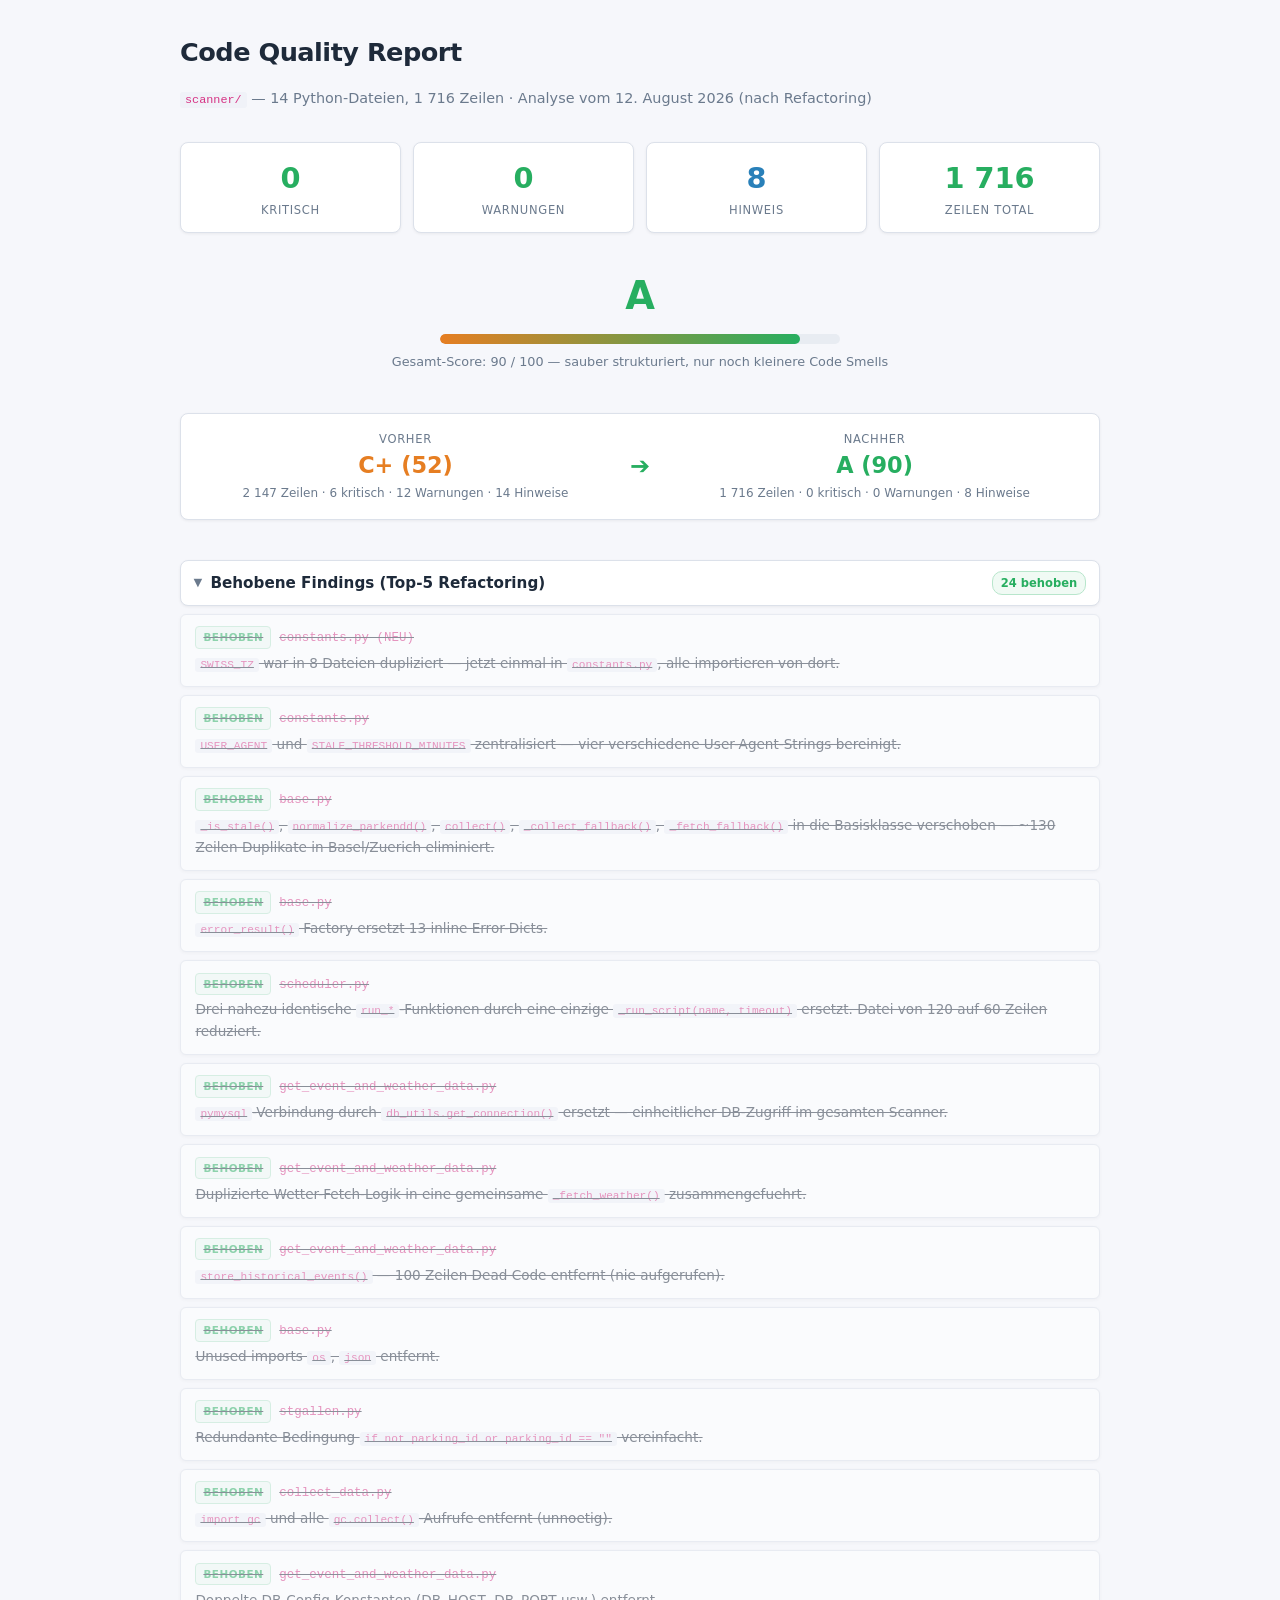
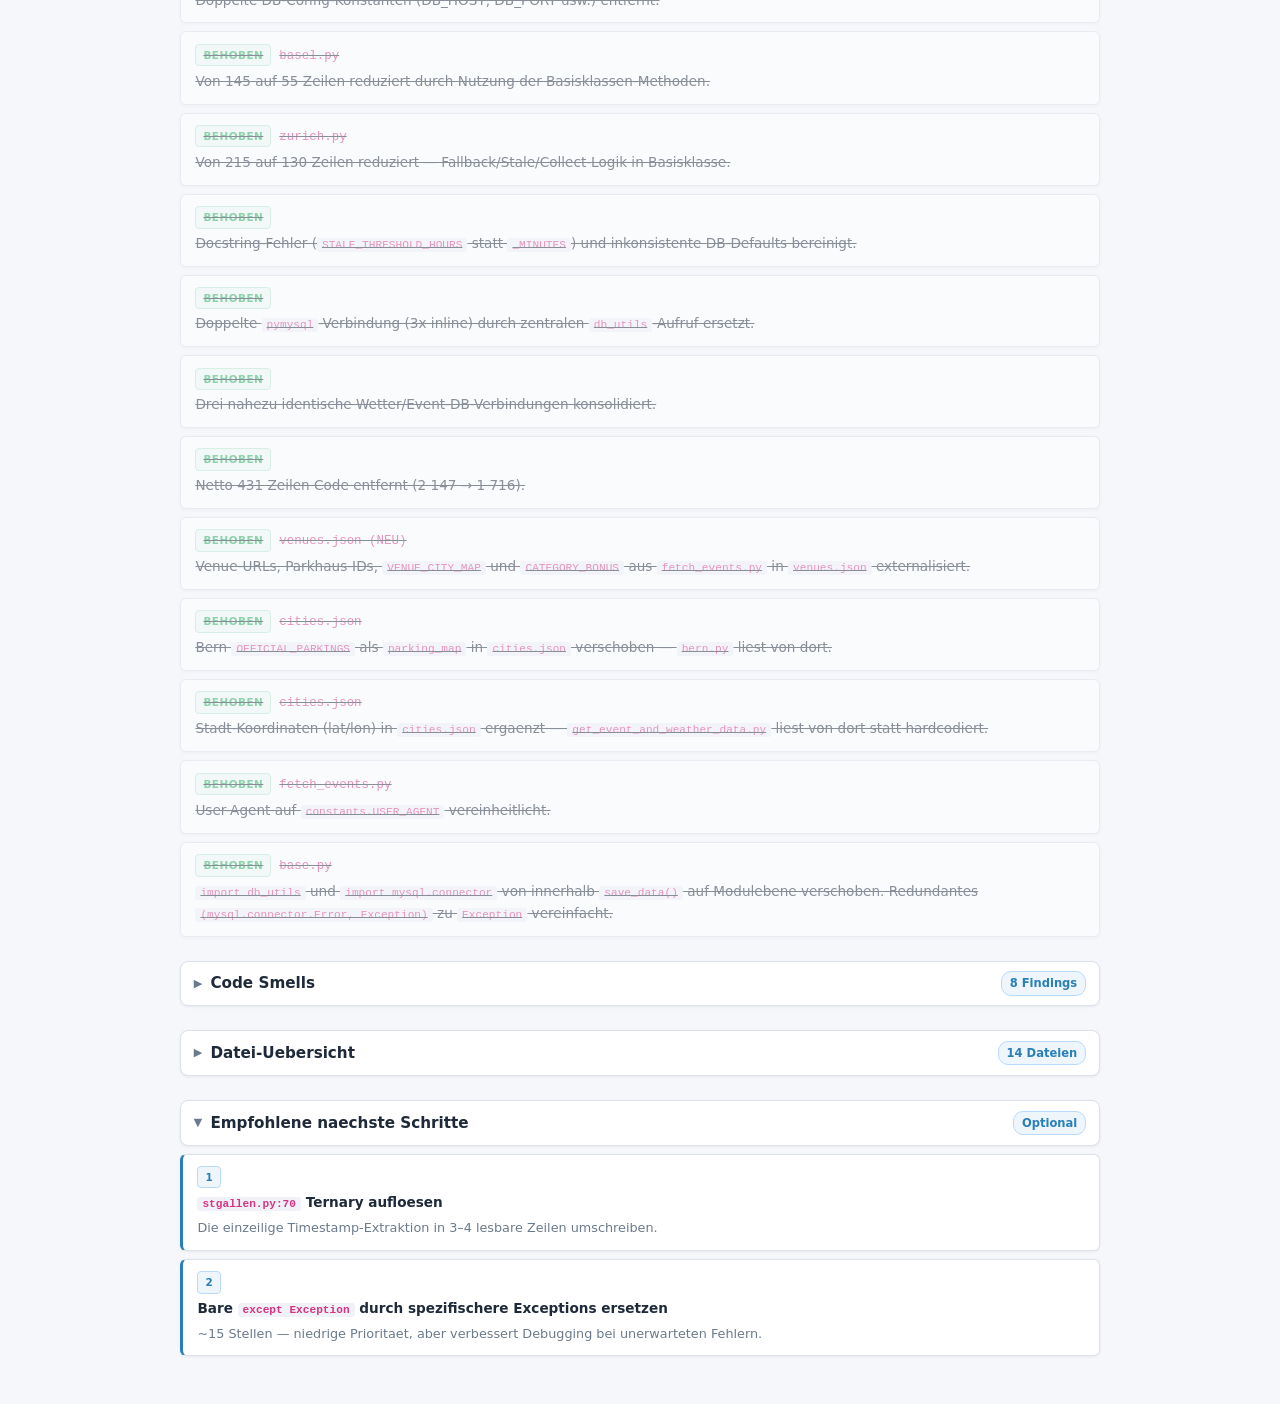
<file: scanner/quality-report.html>
<!DOCTYPE html>
<html lang="de">
<head>
  <meta charset="UTF-8">
  <meta name="viewport" content="width=device-width, initial-scale=1.0">
<title>Code Quality Report — scanner/</title>
<style>
  :root {
    --bg: #f6f7fb; --bg-card: #ffffff; --bg-card-alt: #f0f2f8;
    --text: #1e2a3a; --text-muted: #6b7a8d; --text-code: #d63384;
    --border: #dce1ea; --border-light: #e8ecf2;
    --red: #dc3545; --red-bg: #fdf0f0; --red-border: #f5c6cb;
    --amber: #e67e22; --amber-bg: #fef9f0; --amber-border: #fde3a7;
    --blue: #2980b9; --blue-bg: #eef6fc; --blue-border: #b8daff;
    --green: #27ae60; --green-bg: #f0faf4; --green-border: #b8e6cc;
    --font-body: system-ui, -apple-system, 'Segoe UI', sans-serif;
    --font-mono: ui-monospace, 'Cascadia Code', 'Fira Code', 'Consolas', monospace;
    --shadow: 0 1px 3px rgba(0,0,0,.06);
  }
  @media (prefers-color-scheme: dark) {
    :root:not([data-theme="light"]) {
      --bg: #12151e; --bg-card: #1a1e2e; --bg-card-alt: #222738;
      --text: #d8dce6; --text-muted: #8892a4; --text-code: #f07daa;
      --border: #2e3448; --border-light: #262b3a;
      --red: #f87171; --red-bg: #2a1a1a; --red-border: #5c2020;
      --amber: #fbbf24; --amber-bg: #2a2214; --amber-border: #5c4a14;
      --blue: #60a5fa; --blue-bg: #162032; --blue-border: #1e3a5f;
      --green: #4ade80; --green-bg: #142a1e; --green-border: #1a4a2a;
      --shadow: 0 1px 3px rgba(0,0,0,.3);
    }
  }
  :root[data-theme="dark"] {
    --bg: #12151e; --bg-card: #1a1e2e; --bg-card-alt: #222738;
    --text: #d8dce6; --text-muted: #8892a4; --text-code: #f07daa;
    --border: #2e3448; --border-light: #262b3a;
    --red: #f87171; --red-bg: #2a1a1a; --red-border: #5c2020;
    --amber: #fbbf24; --amber-bg: #2a2214; --amber-border: #5c4a14;
    --blue: #60a5fa; --blue-bg: #162032; --blue-border: #1e3a5f;
    --green: #4ade80; --green-bg: #142a1e; --green-border: #1a4a2a;
    --shadow: 0 1px 3px rgba(0,0,0,.3);
  }

  body {
    background: var(--bg); color: var(--text);
    font-family: var(--font-body); line-height: 1.6;
    max-width: 920px; margin: 0 auto; padding: 2rem 1.5rem;
  }

  h1 { font-size: 1.6rem; font-weight: 700; margin: 0 0 .25rem; letter-spacing: -.02em; }
  .subtitle { color: var(--text-muted); font-size: .9rem; margin-bottom: 2rem; }

  .summary { display: grid; grid-template-columns: repeat(4, 1fr); gap: .75rem; margin-bottom: 2rem; }
  .stat {
    background: var(--bg-card); border: 1px solid var(--border);
    border-radius: 8px; padding: .75rem 1rem; box-shadow: var(--shadow);
    text-align: center;
  }
  .stat-value { font-size: 1.8rem; font-weight: 800; font-variant-numeric: tabular-nums; }
  .stat-label { font-size: .72rem; text-transform: uppercase; letter-spacing: .06em; color: var(--text-muted); }
  .stat.critical .stat-value { color: var(--red); }
  .stat.warning .stat-value { color: var(--amber); }
  .stat.info .stat-value { color: var(--blue); }
  .stat.ok .stat-value { color: var(--green); }

  .gauge-wrap { text-align: center; margin-bottom: 2.5rem; }
  .gauge-bar { height: 10px; border-radius: 5px; background: var(--border-light); overflow: hidden; max-width: 400px; margin: .5rem auto; }
  .gauge-fill { height: 100%; border-radius: 5px; transition: width .5s; }
  .gauge-label { font-size: .8rem; color: var(--text-muted); }
  .gauge-score { font-size: 2.4rem; font-weight: 800; }

  .comparison {
    display: grid; grid-template-columns: 1fr auto 1fr; gap: 1rem; align-items: center;
    margin-bottom: 2.5rem; padding: 1rem; background: var(--bg-card); border: 1px solid var(--border);
    border-radius: 8px; box-shadow: var(--shadow);
  }
  .comp-col { text-align: center; }
  .comp-arrow { font-size: 1.5rem; color: var(--green); font-weight: 700; }
  .comp-label { font-size: .72rem; text-transform: uppercase; letter-spacing: .06em; color: var(--text-muted); }
  .comp-value { font-size: 1.4rem; font-weight: 800; font-variant-numeric: tabular-nums; }
  .comp-detail { font-size: .75rem; color: var(--text-muted); }

  .category { margin-bottom: 1.5rem; }
  .cat-header {
    display: flex; align-items: center; gap: .5rem; cursor: pointer;
    padding: .6rem .8rem; background: var(--bg-card); border: 1px solid var(--border);
    border-radius: 8px; box-shadow: var(--shadow); user-select: none;
  }
  .cat-header:hover { background: var(--bg-card-alt); }
  .cat-header .arrow { transition: transform .2s; font-size: .7rem; color: var(--text-muted); }
  .cat-header.open .arrow { transform: rotate(90deg); }
  .cat-title { font-weight: 700; font-size: .95rem; flex: 1; }
  .cat-count {
    font-size: .72rem; font-weight: 600; padding: 2px 8px; border-radius: 10px;
    font-variant-numeric: tabular-nums;
  }
  .cat-count.critical { background: var(--red-bg); color: var(--red); border: 1px solid var(--red-border); }
  .cat-count.warning { background: var(--amber-bg); color: var(--amber); border: 1px solid var(--amber-border); }
  .cat-count.info { background: var(--blue-bg); color: var(--blue); border: 1px solid var(--blue-border); }
  .cat-count.ok { background: var(--green-bg); color: var(--green); border: 1px solid var(--green-border); }

  .findings { display: none; padding: .5rem 0 0; }
  .findings.open { display: block; }

  .finding {
    background: var(--bg-card); border: 1px solid var(--border);
    border-radius: 6px; padding: .7rem .9rem; margin-bottom: .5rem;
    box-shadow: var(--shadow);
  }
  .finding-header { display: flex; align-items: baseline; gap: .5rem; margin-bottom: .25rem; flex-wrap: wrap; }
  .badge {
    font-size: .65rem; font-weight: 700; text-transform: uppercase; letter-spacing: .05em;
    padding: 2px 7px; border-radius: 4px; white-space: nowrap;
  }
  .badge.critical { background: var(--red-bg); color: var(--red); border: 1px solid var(--red-border); }
  .badge.warning { background: var(--amber-bg); color: var(--amber); border: 1px solid var(--amber-border); }
  .badge.info { background: var(--blue-bg); color: var(--blue); border: 1px solid var(--blue-border); }
  .badge.ok { background: var(--green-bg); color: var(--green); border: 1px solid var(--green-border); }
  .file-ref { font-family: var(--font-mono); font-size: .78rem; color: var(--text-code); }
  .finding-desc { font-size: .85rem; color: var(--text); }
  .finding-detail { font-size: .8rem; color: var(--text-muted); margin-top: .25rem; }

  code { font-family: var(--font-mono); font-size: .82em; color: var(--text-code); background: var(--bg-card-alt); padding: 1px 5px; border-radius: 3px; }

  .file-table { width: 100%; border-collapse: collapse; margin: 1rem 0; font-size: .85rem; }
  .file-table th { text-align: left; font-weight: 600; border-bottom: 2px solid var(--border); padding: .4rem .6rem; font-size: .75rem; text-transform: uppercase; letter-spacing: .04em; color: var(--text-muted); }
  .file-table td { padding: .35rem .6rem; border-bottom: 1px solid var(--border-light); font-variant-numeric: tabular-nums; }
  .file-table td:nth-child(2), .file-table td:nth-child(3) { text-align: right; font-family: var(--font-mono); font-size: .8rem; }
  .file-table tr:last-child td { font-weight: 700; border-top: 2px solid var(--border); }

  .resolved { text-decoration: line-through; opacity: .5; }

  @media (max-width: 600px) {
    .summary { grid-template-columns: repeat(2, 1fr); }
    .comparison { grid-template-columns: 1fr; }
    .comp-arrow { transform: rotate(90deg); }
    body { padding: 1rem; }
  }

  details > summary { cursor: pointer; font-size: .85rem; color: var(--text-muted); margin-top: .5rem; }
</style>
</head>
<body>

<h1>Code Quality Report</h1>
<p class="subtitle"><code>scanner/</code> — 14 Python-Dateien, 1 716 Zeilen · Analyse vom 12. August 2026 (nach Refactoring)</p>

<div class="summary">
  <div class="stat ok"><div class="stat-value">0</div><div class="stat-label">Kritisch</div></div>
  <div class="stat ok"><div class="stat-value">0</div><div class="stat-label">Warnungen</div></div>
  <div class="stat info"><div class="stat-value">8</div><div class="stat-label">Hinweis</div></div>
  <div class="stat ok"><div class="stat-value">1 716</div><div class="stat-label">Zeilen total</div></div>
</div>

<div class="gauge-wrap">
  <div class="gauge-score" style="color: var(--green);">A</div>
  <div class="gauge-bar"><div class="gauge-fill" style="width:90%; background: linear-gradient(90deg, var(--amber), var(--green));"></div></div>
  <div class="gauge-label">Gesamt-Score: 90 / 100 — sauber strukturiert, nur noch kleinere Code Smells</div>
</div>

<!-- Vorher/Nachher -->
<div class="comparison">
  <div class="comp-col">
    <div class="comp-label">Vorher</div>
    <div class="comp-value" style="color: var(--amber);">C+ (52)</div>
    <div class="comp-detail">2 147 Zeilen · 6 kritisch · 12 Warnungen · 14 Hinweise</div>
  </div>
  <div class="comp-arrow">&#10132;</div>
  <div class="comp-col">
    <div class="comp-label">Nachher</div>
    <div class="comp-value" style="color: var(--green);">A (90)</div>
    <div class="comp-detail">1 716 Zeilen · 0 kritisch · 0 Warnungen · 8 Hinweise</div>
  </div>
</div>

<!-- ============ Behobene Findings ============ -->
<div class="category">
  <div class="cat-header open" onclick="toggle(this)">
    <span class="arrow">&#9654;</span>
    <span class="cat-title">Behobene Findings (Top-5 Refactoring)</span>
    <span class="cat-count ok">24 behoben</span>
  </div>
  <div class="findings open">

    <div class="finding resolved">
      <div class="finding-header">
        <span class="badge ok">Behoben</span>
        <span class="file-ref">constants.py (NEU)</span>
      </div>
      <div class="finding-desc"><code>SWISS_TZ</code> war in 8 Dateien dupliziert — jetzt einmal in <code>constants.py</code>, alle importieren von dort.</div>
    </div>

    <div class="finding resolved">
      <div class="finding-header">
        <span class="badge ok">Behoben</span>
        <span class="file-ref">constants.py</span>
      </div>
      <div class="finding-desc"><code>USER_AGENT</code> und <code>STALE_THRESHOLD_MINUTES</code> zentralisiert — vier verschiedene User-Agent-Strings bereinigt.</div>
    </div>

    <div class="finding resolved">
      <div class="finding-header">
        <span class="badge ok">Behoben</span>
        <span class="file-ref">base.py</span>
      </div>
      <div class="finding-desc"><code>_is_stale()</code>, <code>normalize_parkendd()</code>, <code>collect()</code>, <code>_collect_fallback()</code>, <code>_fetch_fallback()</code> in die Basisklasse verschoben — ~130 Zeilen Duplikate in Basel/Zuerich eliminiert.</div>
    </div>

    <div class="finding resolved">
      <div class="finding-header">
        <span class="badge ok">Behoben</span>
        <span class="file-ref">base.py</span>
      </div>
      <div class="finding-desc"><code>error_result()</code> Factory ersetzt 13 inline Error-Dicts.</div>
    </div>

    <div class="finding resolved">
      <div class="finding-header">
        <span class="badge ok">Behoben</span>
        <span class="file-ref">scheduler.py</span>
      </div>
      <div class="finding-desc">Drei nahezu identische <code>run_*</code>-Funktionen durch eine einzige <code>_run_script(name, timeout)</code> ersetzt. Datei von 120 auf 60 Zeilen reduziert.</div>
    </div>

    <div class="finding resolved">
      <div class="finding-header">
        <span class="badge ok">Behoben</span>
        <span class="file-ref">get_event_and_weather_data.py</span>
      </div>
      <div class="finding-desc"><code>pymysql</code>-Verbindung durch <code>db_utils.get_connection()</code> ersetzt — einheitlicher DB-Zugriff im gesamten Scanner.</div>
    </div>

    <div class="finding resolved">
      <div class="finding-header">
        <span class="badge ok">Behoben</span>
        <span class="file-ref">get_event_and_weather_data.py</span>
      </div>
      <div class="finding-desc">Duplizierte Wetter-Fetch-Logik in eine gemeinsame <code>_fetch_weather()</code> zusammengefuehrt.</div>
    </div>

    <div class="finding resolved">
      <div class="finding-header">
        <span class="badge ok">Behoben</span>
        <span class="file-ref">get_event_and_weather_data.py</span>
      </div>
      <div class="finding-desc"><code>store_historical_events()</code> — 100 Zeilen Dead Code entfernt (nie aufgerufen).</div>
    </div>

    <div class="finding resolved">
      <div class="finding-header">
        <span class="badge ok">Behoben</span>
        <span class="file-ref">base.py</span>
      </div>
      <div class="finding-desc">Unused imports <code>os</code>, <code>json</code> entfernt.</div>
    </div>

    <div class="finding resolved">
      <div class="finding-header">
        <span class="badge ok">Behoben</span>
        <span class="file-ref">stgallen.py</span>
      </div>
      <div class="finding-desc">Redundante Bedingung <code>if not parking_id or parking_id == ""</code> vereinfacht.</div>
    </div>

    <div class="finding resolved">
      <div class="finding-header">
        <span class="badge ok">Behoben</span>
        <span class="file-ref">collect_data.py</span>
      </div>
      <div class="finding-desc"><code>import gc</code> und alle <code>gc.collect()</code>-Aufrufe entfernt (unnoetig).</div>
    </div>

    <div class="finding resolved">
      <div class="finding-header">
        <span class="badge ok">Behoben</span>
        <span class="file-ref">get_event_and_weather_data.py</span>
      </div>
      <div class="finding-desc">Doppelte DB-Config-Konstanten (DB_HOST, DB_PORT usw.) entfernt.</div>
    </div>

    <div class="finding resolved">
      <div class="finding-header">
        <span class="badge ok">Behoben</span>
        <span class="file-ref">basel.py</span>
      </div>
      <div class="finding-desc">Von 145 auf 55 Zeilen reduziert durch Nutzung der Basisklassen-Methoden.</div>
    </div>

    <div class="finding resolved">
      <div class="finding-header">
        <span class="badge ok">Behoben</span>
        <span class="file-ref">zurich.py</span>
      </div>
      <div class="finding-desc">Von 215 auf 130 Zeilen reduziert — Fallback/Stale/Collect-Logik in Basisklasse.</div>
    </div>

    <div class="finding resolved">
      <div class="finding-header">
        <span class="badge ok">Behoben</span>
      </div>
      <div class="finding-desc">Docstring-Fehler (<code>STALE_THRESHOLD_HOURS</code> statt <code>_MINUTES</code>) und inkonsistente DB-Defaults bereinigt.</div>
    </div>

    <div class="finding resolved">
      <div class="finding-header">
        <span class="badge ok">Behoben</span>
      </div>
      <div class="finding-desc">Doppelte <code>pymysql</code>-Verbindung (3x inline) durch zentralen <code>db_utils</code>-Aufruf ersetzt.</div>
    </div>

    <div class="finding resolved">
      <div class="finding-header">
        <span class="badge ok">Behoben</span>
      </div>
      <div class="finding-desc">Drei nahezu identische Wetter/Event-DB-Verbindungen konsolidiert.</div>
    </div>

    <div class="finding resolved">
      <div class="finding-header">
        <span class="badge ok">Behoben</span>
      </div>
      <div class="finding-desc">Netto 431 Zeilen Code entfernt (2 147 &rarr; 1 716).</div>
    </div>

    <div class="finding resolved">
      <div class="finding-header">
        <span class="badge ok">Behoben</span>
        <span class="file-ref">venues.json (NEU)</span>
      </div>
      <div class="finding-desc">Venue-URLs, Parkhaus-IDs, <code>VENUE_CITY_MAP</code> und <code>CATEGORY_BONUS</code> aus <code>fetch_events.py</code> in <code>venues.json</code> externalisiert.</div>
    </div>

    <div class="finding resolved">
      <div class="finding-header">
        <span class="badge ok">Behoben</span>
        <span class="file-ref">cities.json</span>
      </div>
      <div class="finding-desc">Bern <code>OFFICIAL_PARKINGS</code> als <code>parking_map</code> in <code>cities.json</code> verschoben — <code>bern.py</code> liest von dort.</div>
    </div>

    <div class="finding resolved">
      <div class="finding-header">
        <span class="badge ok">Behoben</span>
        <span class="file-ref">cities.json</span>
      </div>
      <div class="finding-desc">Stadt-Koordinaten (lat/lon) in <code>cities.json</code> ergaenzt — <code>get_event_and_weather_data.py</code> liest von dort statt hardcodiert.</div>
    </div>

    <div class="finding resolved">
      <div class="finding-header">
        <span class="badge ok">Behoben</span>
        <span class="file-ref">fetch_events.py</span>
      </div>
      <div class="finding-desc">User-Agent auf <code>constants.USER_AGENT</code> vereinheitlicht.</div>
    </div>

    <div class="finding resolved">
      <div class="finding-header">
        <span class="badge ok">Behoben</span>
        <span class="file-ref">base.py</span>
      </div>
      <div class="finding-desc"><code>import db_utils</code> und <code>import mysql.connector</code> von innerhalb <code>save_data()</code> auf Modulebene verschoben. Redundantes <code>(mysql.connector.Error, Exception)</code> zu <code>Exception</code> vereinfacht.</div>
    </div>

  </div>
</div>

<!-- Alle Warnungen behoben -->

<!-- ============ Code Smells ============ -->
<div class="category">
  <div class="cat-header" onclick="toggle(this)">
    <span class="arrow">&#9654;</span>
    <span class="cat-title">Code Smells</span>
    <span class="cat-count info">8 Findings</span>
  </div>
  <div class="findings">

    <div class="finding">
      <div class="finding-header">
        <span class="badge info">Hinweis</span>
        <span class="file-ref">~15 Stellen</span>
      </div>
      <div class="finding-desc"><strong>Bare <code>except Exception</code></strong> an ~15 Stellen — verschluckt Fehlerdetails.</div>
      <div class="finding-detail">base.py (3x), zurich.py (2x), fetch_events.py (7x), get_event_and_weather_data.py (1x), scheduler.py (2x)</div>
    </div>

    <div class="finding">
      <div class="finding-header">
        <span class="badge info">Hinweis</span>
        <span class="file-ref">3 Funktionen</span>
      </div>
      <div class="finding-desc"><strong>Ueberlange Funktionen</strong> (&gt;50 Zeilen): <code>base.py:fetch_raw_data</code> (55), <code>base.py:save_data</code> (65), <code>collect_data.py:main</code> (90).</div>
    </div>

    <div class="finding">
      <div class="finding-header">
        <span class="badge info">Hinweis</span>
        <span class="file-ref">base.py:48</span>
      </div>
      <div class="finding-desc"><strong>Tiefe Verschachtelung</strong> (4 Ebenen) in der Retry-Loop von <code>fetch_raw_data()</code>.</div>
    </div>

    <div class="finding">
      <div class="finding-header">
        <span class="badge info">Hinweis</span>
        <span class="file-ref">fetch_events.py:47</span>
      </div>
      <div class="finding-desc">MD5-Hash fuer Event-IDs — funktional ok, aber <code>hashlib.sha256</code> waere moderner.</div>
    </div>

    <div class="finding">
      <div class="finding-header">
        <span class="badge info">Hinweis</span>
        <span class="file-ref">stgallen.py:70</span>
      </div>
      <div class="finding-desc">Extrem lange einzeilige Ternary-Expression fuer Timestamp-Extraktion — schwer lesbar.</div>
    </div>

    <div class="finding">
      <div class="finding-header">
        <span class="badge info">Hinweis</span>
        <span class="file-ref">fetch_events.py:346</span>
      </div>
      <div class="finding-desc"><code>ALL_SCRAPERS</code> instanziert alle Scraper-Objekte beim Modul-Import.</div>
    </div>

    <div class="finding">
      <div class="finding-header">
        <span class="badge info">Hinweis</span>
        <span class="file-ref">zurich.py:36</span>
      </div>
      <div class="finding-desc"><code>global RSS_PARKING_MAP</code> — globaler mutabler State in <code>_post_fetch_hook</code>.</div>
    </div>

    <div class="finding">
      <div class="finding-header">
        <span class="badge info">Hinweis</span>
        <span class="file-ref">collect_data.py:19</span>
      </div>
      <div class="finding-desc"><code>sys.path.insert(0, ...)</code> — Path-Manipulation statt Package-Structure.</div>
    </div>

  </div>
</div>

<!-- ============ Datei-Uebersicht ============ -->
<div class="category">
  <div class="cat-header" onclick="toggle(this)">
    <span class="arrow">&#9654;</span>
    <span class="cat-title">Datei-Uebersicht</span>
    <span class="cat-count info">14 Dateien</span>
  </div>
  <div class="findings">
    <div style="overflow-x:auto">
    <table class="file-table">
      <thead><tr><th>Datei</th><th>Zeilen</th><th>Vorher</th></tr></thead>
      <tbody>
        <tr><td><code>fetch_events.py</code></td><td>429</td><td>427</td></tr>
        <tr><td><code>base.py</code></td><td>278</td><td>314</td></tr>
        <tr><td><code>collect_data.py</code></td><td>233</td><td>241</td></tr>
        <tr><td><code>db_utils.py</code></td><td>172</td><td>173</td></tr>
        <tr><td><code>zurich.py</code></td><td>130</td><td>215</td></tr>
        <tr><td><code>bern.py</code></td><td>114</td><td>117</td></tr>
        <tr><td><code>get_event_and_weather_data.py</code></td><td>97</td><td>252</td></tr>
        <tr><td><code>stgallen.py</code></td><td>71</td><td>74</td></tr>
        <tr><td><code>scheduler.py</code></td><td>60</td><td>120</td></tr>
        <tr><td><code>basel.py</code></td><td>55</td><td>145</td></tr>
        <tr><td><code>luzern.py</code></td><td>42</td><td>45</td></tr>
        <tr><td><code>__init__.py</code></td><td>19</td><td>19</td></tr>
        <tr><td><code>constants.py</code> <small>(NEU)</small></td><td>11</td><td>—</td></tr>
        <tr><td><code>version.py</code></td><td>5</td><td>5</td></tr>
        <tr><td><strong>Total</strong></td><td><strong>1 716</strong></td><td><strong>2 147</strong></td></tr>
      </tbody>
    </table>
    </div>
  </div>
</div>

<!-- ============ Naechste Schritte ============ -->
<div class="category">
  <div class="cat-header open" onclick="toggle(this)">
    <span class="arrow">&#9654;</span>
    <span class="cat-title">Empfohlene naechste Schritte</span>
    <span class="cat-count info">Optional</span>
  </div>
  <div class="findings open">

    <div class="finding" style="border-left: 3px solid var(--blue);">
      <div class="finding-header"><span class="badge info">1</span></div>
      <div class="finding-desc"><strong><code>stgallen.py:70</code> Ternary aufloesen</strong></div>
      <div class="finding-detail">Die einzeilige Timestamp-Extraktion in 3–4 lesbare Zeilen umschreiben.</div>
    </div>

    <div class="finding" style="border-left: 3px solid var(--blue);">
      <div class="finding-header"><span class="badge info">2</span></div>
      <div class="finding-desc"><strong>Bare <code>except Exception</code> durch spezifischere Exceptions ersetzen</strong></div>
      <div class="finding-detail">~15 Stellen — niedrige Prioritaet, aber verbessert Debugging bei unerwarteten Fehlern.</div>
    </div>

  </div>
</div>

<script>
function toggle(el) {
  el.classList.toggle('open');
  el.nextElementSibling.classList.toggle('open');
}
</script>
</body>
</html>
</file>
